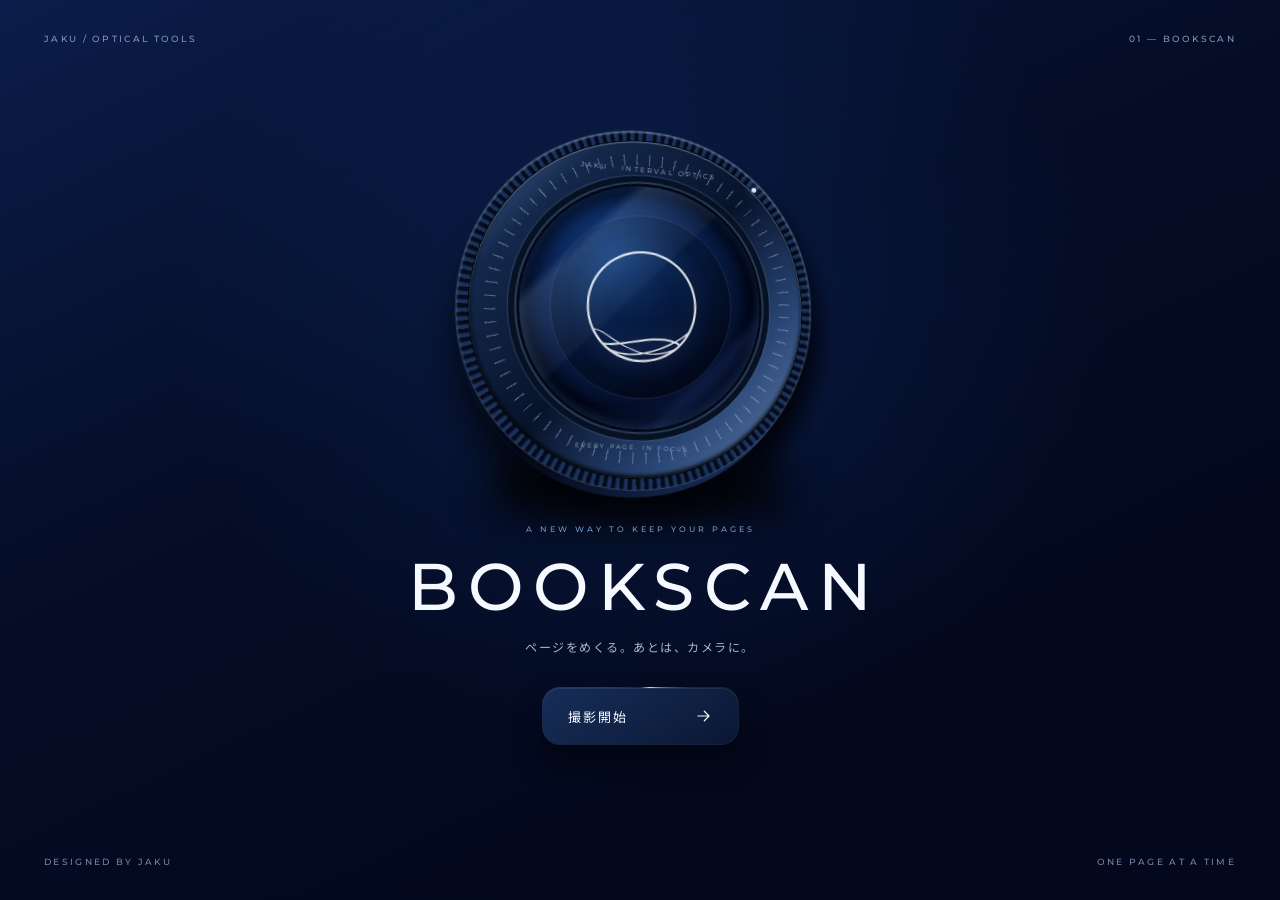
<file: index.html>
<!doctype html>
<html lang="ja"><head>
<meta charset="utf-8"><meta name="viewport" content="width=device-width, initial-scale=1, viewport-fit=cover"><meta name="theme-color" content="#03081c"><meta name="apple-mobile-web-app-capable" content="yes"><meta name="apple-mobile-web-app-status-bar-style" content="black-translucent"><meta name="description" content="BOOKSCAN — ページをめくる。あとは、カメラに。JAKUのインターバルカメラ。"><title>BOOKSCAN — JAKU</title>
<link rel="icon" href="./assets/jaku-logo-white.svg" type="image/svg+xml"><link rel="preconnect" href="https://fonts.googleapis.com"><link rel="preconnect" href="https://fonts.gstatic.com" crossorigin><link href="https://fonts.googleapis.com/css2?family=Montserrat:wght@400;500;600;700&family=Noto+Sans+JP:wght@400;500;600&display=swap" rel="stylesheet"><link rel="stylesheet" href="./styles.css"><script src="./vendor/gsap.min.js" defer></script><script type="module" src="./src/app.js?v=0.2.1"></script>
</head><body data-screen="cover">
<svg class="symbol-library" xmlns="http://www.w3.org/2000/svg" aria-hidden="true"><defs>
<symbol id="i-arrow" viewBox="0 0 24 24"><path d="M5 12h14m-6-6 6 6-6 6"/></symbol><symbol id="i-back" viewBox="0 0 24 24"><path d="m15 6-6 6 6 6"/></symbol><symbol id="i-menu" viewBox="0 0 24 24"><path d="M4 8h16M4 16h16"/></symbol><symbol id="i-close" viewBox="0 0 24 24"><path d="m6 6 12 12M6 18 18 6"/></symbol><symbol id="i-camera" viewBox="0 0 24 24"><path d="M8 5 6 8H3v12h18V8h-3l-2-3Z"/><circle cx="12" cy="13" r="3.5"/></symbol><symbol id="i-flip" viewBox="0 0 24 24"><path d="M20 9a8 8 0 0 0-14-3L3 9m0-5v5h5m-4 6a8 8 0 0 0 14 3l3-3m0 5v-5h-5"/></symbol><symbol id="i-grid" viewBox="0 0 24 24"><rect x="4" y="4" width="16" height="16" rx="1"/><path d="M9.3 4v16M14.7 4v16M4 9.3h16M4 14.7h16"/></symbol><symbol id="i-photo" viewBox="0 0 24 24"><rect x="3" y="3" width="18" height="18" rx="3"/><circle cx="8" cy="8" r="1.5"/><path d="m3 17 5-5 4 4 4-6 5 7"/></symbol><symbol id="i-down" viewBox="0 0 24 24"><path d="m6 9 6 6 6-6"/></symbol>
</defs></svg>
<main id="cover" class="cover">
<div class="cover-top"><span class="micro">JAKU / OPTICAL TOOLS</span><span class="micro">01 — BOOKSCAN</span></div>
<div class="cover-content">
<div id="lens-scene" class="lens-scene" aria-hidden="true"><div class="lens-shadow"></div><div id="lens-object" class="lens-object"><div class="lens-body"></div><div class="lens-knurl"></div><div class="lens-bezel"></div><div class="lens-ticks"></div><div class="lens-label lens-label-top">JAKU · INTERVAL OPTICS</div><div class="lens-label lens-label-bottom">EVERY PAGE. IN FOCUS.</div><div class="lens-glass"><div class="lens-caustic"></div><img src="./assets/jaku-logo-white.svg" alt="" class="lens-logo"><div class="lens-reflection"></div></div><span class="lens-dot"></span></div></div>
<div class="cover-copy"><p class="eyebrow">A NEW WAY TO KEEP YOUR PAGES</p><h1>BOOKSCAN</h1><p class="cover-description">ページをめくる。あとは、カメラに。</p></div>
<button id="enter-camera" class="shiny-cta" type="button"><span>撮影開始</span><svg><use href="#i-arrow"/></svg></button>
</div><div class="cover-bottom"><span class="micro">DESIGNED BY JAKU</span><span class="micro">ONE PAGE AT A TIME</span></div></main>
<main id="camera-screen" class="camera-screen" hidden aria-label="撮影画面">
<header class="camera-header"><button id="open-menu" class="icon-button" type="button" aria-label="メニューを開く"><svg><use href="#i-menu"/></svg></button><div class="camera-wordmark"><img src="./assets/jaku-logo-white.svg" alt="JAKU"><span>BOOKSCAN</span></div><button id="toggle-grid" class="icon-button" type="button" aria-label="グリッド表示" aria-pressed="true"><svg><use href="#i-grid"/></svg></button></header>
<section class="camera-stage" aria-label="カメラプレビュー"><div class="stage-meta"><span><i id="status-dot" class="dot"></i><span id="source-label">STANDBY</span></span><span id="frame-label">3:4 / PORTRAIT</span></div>
<div class="view-well"><div id="viewfinder" class="viewfinder"><video id="camera" autoplay playsinline muted hidden></video><canvas id="mock" width="1280" height="960" hidden></canvas><div id="empty-camera" class="empty-camera"><svg><use href="#i-camera"/></svg><h2>ページを、フレームの中へ。</h2><p id="camera-help">カメラの準備をしています</p><button id="camera-power" class="outline-button" type="button">カメラを開く</button><button id="try-mock" class="text-button" type="button">カメラを使わずに試す</button></div><div id="grid" class="grid-overlay" hidden aria-hidden="true"></div><span class="frame-corner tl"></span><span class="frame-corner tr"></span><span class="frame-corner bl"></span><span class="frame-corner br"></span><div id="countdown" class="countdown" hidden aria-hidden="true">5</div><div id="flash" class="flash" aria-hidden="true"></div><span id="mode-tag" class="mode-tag" hidden>MOCK</span></div></div>
<div class="stage-footer"><span id="dimensions">JPEG / AUTO CAPTURE</span><span>枠の内側が保存されます</span></div></section>
<section class="camera-dock" aria-label="撮影操作"><div class="dock-top"><span class="eyebrow">CAPTURE CONTROL</span><span id="shot-count" class="shot-count">00 <small>/ 10</small></span></div><div class="quick-settings" aria-label="撮影設定"><button type="button" data-sheet="interval" aria-label="撮影間隔を変更"><span>間隔</span><b id="interval-value">5秒</b><svg><use href="#i-down"/></svg></button><button type="button" data-sheet="orientation" aria-label="保存方向を変更"><span>保存方向</span><b id="orientation-value">縦 3:4</b><svg><use href="#i-down"/></svg></button><button type="button" data-sheet="delay" aria-label="開始待ち時間を変更"><span>開始待ち</span><b id="delay-value">5秒</b><svg><use href="#i-down"/></svg></button></div>
<div class="capture-row"><button id="open-gallery" class="thumbnail-button" type="button" aria-label="撮影した写真を開く"><svg><use href="#i-photo"/></svg><img id="latest-photo" alt="最新の写真" hidden><span id="thumbnail-count">0</span></button><div class="shutter-wrap"><button id="start" class="shutter" type="button" aria-label="連続撮影を開始" disabled><span class="shutter-core"></span></button><span id="start-label">連続撮影</span></div><button id="flip-camera" class="icon-button flip-button" type="button" aria-label="前面と背面カメラを切り替え"><svg><use href="#i-flip"/></svg></button></div><div class="dock-bottom"><button id="single" class="text-button" type="button" disabled>1枚だけ撮る</button><span id="session-status" role="status">準備中</span><button type="button" data-sheet="total" id="total-button" class="text-button" aria-label="撮影枚数を変更">10枚で停止</button></div><p id="wake-status" class="sr-only">画面の消灯防止：待機中</p></section></main>
<main id="gallery-screen" class="gallery-screen" hidden><header class="gallery-header"><button id="back-camera" class="icon-button" type="button" aria-label="撮影画面に戻る"><svg><use href="#i-back"/></svg></button><div><p class="eyebrow">YOUR COLLECTION</p><h1>撮影した写真 <span id="gallery-count">0</span></h1></div><img src="./assets/jaku-logo-white.svg" alt="JAKU"></header><div class="gallery-content"><p class="gallery-help">一枚ずつ、手元に残す。</p><div id="gallery-empty" class="gallery-empty"><svg><use href="#i-photo"/></svg><p>撮影した写真がここに並びます。</p></div><div id="gallery" class="gallery"></div><p id="storage-status" class="storage-status">保存領域を確認中…</p><p class="storage-note">写真はこのブラウザに保存されます。大切な写真は「保存」または「共有」から端末へ書き出してください。</p></div></main>
<div id="notice" class="notice" role="status" aria-live="polite" hidden></div>
<dialog id="settings-dialog" class="bottom-sheet" aria-labelledby="sheet-title"><div class="sheet-handle" aria-hidden="true"></div><div class="sheet-header"><div><p class="eyebrow">FINE TUNE</p><h2 id="sheet-title">撮影間隔</h2></div><button type="button" data-close-dialog class="icon-button" aria-label="設定を閉じる"><svg><use href="#i-close"/></svg></button></div><p id="sheet-description"></p><fieldset id="settings"><div id="sheet-options" class="segmented"></div></fieldset><p class="sheet-footnote">設定はこの端末に記憶されます</p></dialog>
<dialog id="menu-dialog" class="bottom-sheet menu-sheet" aria-labelledby="menu-title"><div class="sheet-handle" aria-hidden="true"></div><div class="sheet-header"><h2 id="menu-title">BOOKSCAN</h2><button type="button" data-close-dialog class="icon-button" aria-label="メニューを閉じる"><svg><use href="#i-close"/></svg></button></div><button id="go-home" type="button" class="menu-item">表紙に戻る<span>↗</span></button><button id="menu-gallery" type="button" class="menu-item">撮影した写真<span>↗</span></button><div class="menu-source"><span>撮影ソース</span><div class="segmented"><button type="button" data-mode="camera" aria-pressed="true">実カメラ</button><button type="button" data-mode="mock" aria-pressed="false">モック</button></div></div><p class="menu-note">音声なし。撮影中はこの画面を開いたままに。<br>画面を離れると撮影を停止します。</p><p class="credits"><a href="./credits.html" target="_blank" rel="noopener">Credits & licenses</a><span>JAKU / v0.2.1</span></p></dialog>
<dialog id="photo-dialog" class="photo-dialog" aria-labelledby="photo-title"><div class="sheet-header"><h2 id="photo-title">撮影した写真</h2><button id="close-photo" class="icon-button" type="button" aria-label="写真を閉じる"><svg><use href="#i-close"/></svg></button></div><img id="large-photo" alt="撮影した写真の拡大表示"><p id="photo-info"></p><div id="detail-actions" class="detail-actions"></div></dialog><noscript>BOOKSCANを使うにはJavaScriptを有効にしてください。</noscript>
</body></html>
</file>
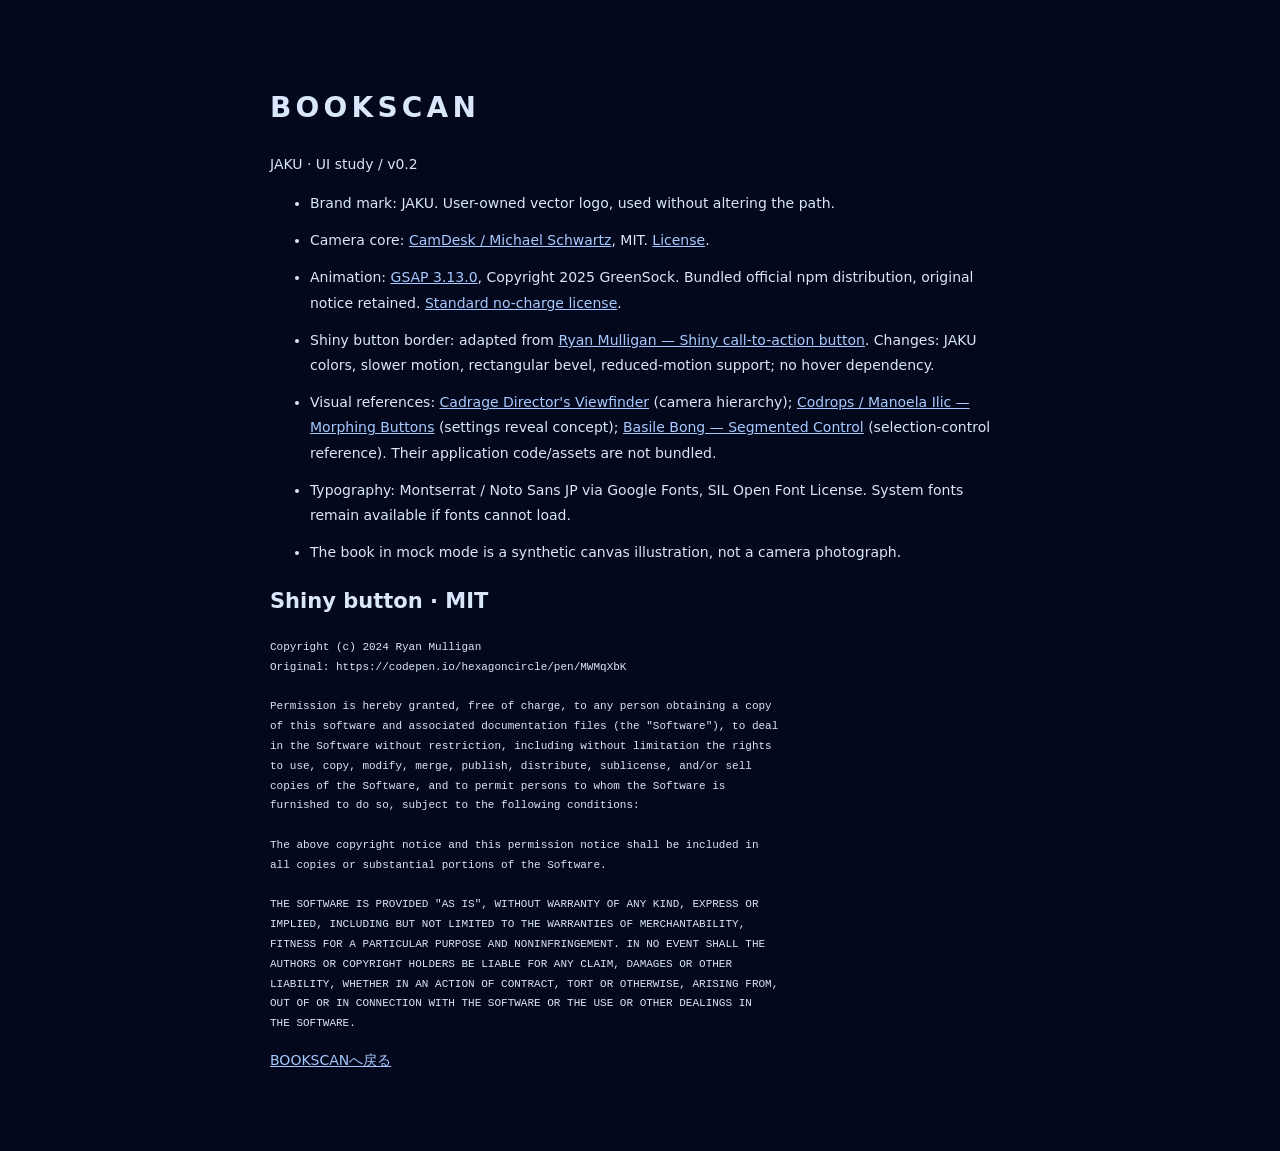
<file: credits.html>
<!doctype html><html lang="ja"><meta charset="utf-8"><meta name="viewport" content="width=device-width,initial-scale=1"><title>BOOKSCAN · Credits</title><style>body{background:#03081c;color:#d9e6fb;font:14px/1.8 system-ui;max-width:740px;margin:40px auto;padding:24px}a{color:#a7c9ff}h1{letter-spacing:.15em}pre{white-space:pre-wrap;font:11px/1.8 monospace}li{margin:12px 0}</style><h1>BOOKSCAN</h1><p>JAKU · UI study / v0.2</p><ul><li>Brand mark: JAKU. User-owned vector logo, used without altering the path.</li><li>Camera core: <a href="https://github.com/michaelsboost/CamDesk">CamDesk / Michael Schwartz</a>, MIT. <a href="./LICENSE.camdesk.txt">License</a>.</li><li>Animation: <a href="https://gsap.com">GSAP 3.13.0</a>, Copyright 2025 GreenSock. Bundled official npm distribution, original notice retained. <a href="https://gsap.com/standard-license/">Standard no-charge license</a>.</li><li>Shiny button border: adapted from <a href="https://codepen.io/hexagoncircle/pen/MWMqXbK">Ryan Mulligan — Shiny call-to-action button</a>. Changes: JAKU colors, slower motion, rectangular bevel, reduced-motion support; no hover dependency.</li><li>Visual references: <a href="https://www.cadrage.app/">Cadrage Director's Viewfinder</a> (camera hierarchy); <a href="https://tympanus.net/codrops/2014/05/12/morphing-buttons-concept/">Codrops / Manoela Ilic — Morphing Buttons</a> (settings reveal concept); <a href="https://codepen.io/basilebong/pen/WBrOjY">Basile Bong — Segmented Control</a> (selection-control reference). Their application code/assets are not bundled.</li><li>Typography: Montserrat / Noto Sans JP via Google Fonts, SIL Open Font License. System fonts remain available if fonts cannot load.</li><li>The book in mock mode is a synthetic canvas illustration, not a camera photograph.</li></ul><h2>Shiny button · MIT</h2><pre>Copyright (c) 2024 Ryan Mulligan
Original: https://codepen.io/hexagoncircle/pen/MWMqXbK

Permission is hereby granted, free of charge, to any person obtaining a copy
of this software and associated documentation files (the "Software"), to deal
in the Software without restriction, including without limitation the rights
to use, copy, modify, merge, publish, distribute, sublicense, and/or sell
copies of the Software, and to permit persons to whom the Software is
furnished to do so, subject to the following conditions:

The above copyright notice and this permission notice shall be included in
all copies or substantial portions of the Software.

THE SOFTWARE IS PROVIDED "AS IS", WITHOUT WARRANTY OF ANY KIND, EXPRESS OR
IMPLIED, INCLUDING BUT NOT LIMITED TO THE WARRANTIES OF MERCHANTABILITY,
FITNESS FOR A PARTICULAR PURPOSE AND NONINFRINGEMENT. IN NO EVENT SHALL THE
AUTHORS OR COPYRIGHT HOLDERS BE LIABLE FOR ANY CLAIM, DAMAGES OR OTHER
LIABILITY, WHETHER IN AN ACTION OF CONTRACT, TORT OR OTHERWISE, ARISING FROM,
OUT OF OR IN CONNECTION WITH THE SOFTWARE OR THE USE OR OTHER DEALINGS IN
THE SOFTWARE.</pre><p><a href="./">BOOKSCANへ戻る</a></p></html>
</file>
<file: styles.css>
/* Shiny border adapted from Ryan Mulligan, codepen.io/hexagoncircle/pen/MWMqXbK.
   MIT license and changes: credits.html. BOOKSCAN / JAKU app study. */
@property --shine-angle{syntax:'<angle>';initial-value:0deg;inherits:false}
:root{color-scheme:dark;--ink:#03081c;--navy:#0b1d4a;--blue:#1f5fd6;--sky:#bfe0ff;--text:#f6f9ff;--muted:#93a6c9;--line:#b9d3ff23;--font:'Montserrat','Noto Sans JP',sans-serif}
*{box-sizing:border-box}html,body{margin:0;min-height:100%;background:var(--ink);color:var(--text);font-family:var(--font);-webkit-font-smoothing:antialiased}body{overflow:hidden}button,a{-webkit-tap-highlight-color:transparent}button{font:inherit;color:inherit;cursor:pointer;touch-action:manipulation;border:0}button:disabled{opacity:.36;cursor:not-allowed}button:focus-visible,a:focus-visible{outline:2px solid #bfe0ff;outline-offset:5px}svg{width:24px;height:24px;fill:none;stroke:currentColor;stroke-width:1.5;stroke-linecap:round;stroke-linejoin:round;flex-shrink:0}a{color:inherit}[hidden]{display:none!important}.symbol-library{position:absolute;width:0;height:0;overflow:hidden}.sr-only{position:absolute;width:1px;height:1px;padding:0;overflow:hidden;clip:rect(0,0,0,0);white-space:nowrap}.micro,.eyebrow{font-size:9px;font-weight:500;letter-spacing:2.3px;line-height:1.5}.eyebrow{margin:0;color:var(--muted)}
.cover{height:100svh;height:100dvh;min-height:480px;position:relative;isolation:isolate;display:flex;flex-direction:column;padding:calc(27px + env(safe-area-inset-top)) max(28px,env(safe-area-inset-right)) calc(25px + env(safe-area-inset-bottom)) max(28px,env(safe-area-inset-left));overflow:hidden;background:radial-gradient(ellipse at 50% 35%,#103d8c45,transparent 52%),linear-gradient(155deg,#0b1d4a 0%,#050d27 40%,#03081c 78%)}.cover::before{content:'';position:absolute;inset:0;background:linear-gradient(90deg,transparent 49.9%,#d1e4ff05 50%,transparent 50.1%),linear-gradient(0deg,transparent 49.9%,#d1e4ff05 50%,transparent 50.1%);background-size:90px 90px;mask-image:radial-gradient(ellipse,#000,transparent 70%);z-index:-1}.cover-top,.cover-bottom{display:flex;align-items:center;justify-content:space-between;gap:20px;color:#8296bb}.cover-top{flex-shrink:0}.cover-bottom{margin-top:auto;color:#7285a9}.cover-content{flex:1;display:flex;flex-direction:column;align-items:center;justify-content:center;min-height:0;padding-bottom:32px}.cover-copy{text-align:center;position:relative}.cover-copy .eyebrow{font-size:8px;letter-spacing:3px;color:#7896c2}.cover h1{font-size:clamp(36px,6vw,66px);font-weight:500;letter-spacing:.15em;margin:16px 0 15px;padding-left:.15em;line-height:1.1}.cover-description{font-size:12px;color:#a8b7d0;font-weight:400;letter-spacing:1.5px;margin:0 0 32px}
.lens-scene{width:330px;height:330px;flex-shrink:0;perspective:850px;position:relative;margin-bottom:20px}.lens-object{width:100%;height:100%;position:absolute;transform:rotateX(13deg) rotateY(-15deg) rotateZ(-9deg);transform-style:preserve-3d}.lens-object>div{position:absolute;border-radius:50%}.lens-shadow{position:absolute;width:80%;height:15%;background:#000;filter:blur(22px);bottom:0;left:10%;opacity:.85;transform:translateY(20px)}.lens-body{inset:9px 0 -9px;background:linear-gradient(120deg,#0c1e43,#030614 45%,#1c3a6d);box-shadow:0 26px 38px #0009,14px 6px 22px #030615,1px 1px 1px #a1c1ff49;transform:translateZ(-16px)}.lens-knurl{inset:0;background:repeating-conic-gradient(from 0deg,#19315b 0deg 1deg,#050b1b 1.6deg 2.7deg);box-shadow:inset 0 1px 2px #d8e9ff91,0 0 0 1px #7191bf50;transform:translateZ(0)}.lens-bezel{inset:12px;background:linear-gradient(130deg,#5373a5 0%,#14284b 20%,#08132b 50%,#294675 75%,#6b86b5 100%);box-shadow:inset 0 1px 1px #cadfff7d,0 0 0 1px #000,inset 0 -2px 4px #000;transform:translateZ(5px)}.lens-ticks{inset:23px;background:repeating-conic-gradient(#9eb9e270 0deg .4deg,transparent .5deg 5deg);mask:radial-gradient(circle,transparent 64%,black 64.5% 69%,transparent 69.5%);transform:translateZ(8px)}.lens-label{font:7px var(--font);letter-spacing:2.2px;color:#9eafd0;text-align:center;width:100%;z-index:1;border-radius:0!important;transform:translateZ(10px)}.lens-label-top{top:38px}.lens-label-bottom{bottom:38px;font-size:6px;letter-spacing:2px}.lens-glass{inset:55px;overflow:hidden;background:radial-gradient(circle at 37% 30%,#123c79 0%,#071c43 30%,#020718 65%,#1b2f65 90%);box-shadow:0 0 0 3px #020817,0 0 0 5px #7b99c64f,0 0 0 11px #071124,0 0 0 12px #5e7fa555,inset 0 0 18px #000,inset 0 -1px 9px #5397ff78;transform:translateZ(12px)}.lens-logo{position:absolute;width:46%;height:46%;left:27%;top:27%;opacity:.85;filter:drop-shadow(0 0 12px #6b9aff77)}.lens-reflection{position:absolute;inset:-25%;background:linear-gradient(133deg,transparent 28%,#b9d7ff25 30%,#d4e5ff0c 43%,transparent 44%,transparent 63%,#678dff14 65%,transparent 68%);transform:translateX(-10px)}.lens-caustic{position:absolute;inset:12%;border-radius:50%;border:1px solid #4564aa4d;box-shadow:0 0 0 14px #1f5fd609,0 0 30px #305ed52b}.lens-dot{position:absolute;right:19%;top:14%;width:5px;height:5px;border-radius:50%;background:#dbeaff;box-shadow:0 0 9px #70aaff;transform:translateZ(12px)}
.shiny-cta{--shine-angle:0deg;position:relative;isolation:isolate;display:flex;align-items:center;justify-content:space-between;gap:66px;min-height:58px;padding:0 25px;border:1px solid transparent;border-radius:18px;background:linear-gradient(145deg,#172e58,#0a1734) padding-box,conic-gradient(from var(--shine-angle),#7799d72b,#bfe0ff 5%,#377cff 10%,#7799d72b 17% 70%,#3c70c780 85%,#7799d72b) border-box;box-shadow:inset 0 1px 0 #e4edff12,0 5px 0 #010615,0 16px 30px #0007;animation:shine 7s linear infinite;font-size:13px;letter-spacing:2px;transition:box-shadow .2s,translate .2s}.shiny-cta svg{width:19px}.shiny-cta:active{translate:0 3px;box-shadow:inset 0 1px 0 #e4edff12,0 2px 0 #010615,0 7px 14px #0005}@keyframes shine{to{--shine-angle:360deg}}
.camera-screen{height:100svh;height:100dvh;padding-top:env(safe-area-inset-top);display:grid;grid-template-rows:60px minmax(0,1fr) auto;background:radial-gradient(ellipse at 80% 100%,#0b1d4a 0,transparent 60%),#03081c;max-width:1400px;margin:auto;overflow:hidden}.camera-header{display:flex;justify-content:space-between;align-items:center;padding:0 max(16px,env(safe-area-inset-right)) 0 max(16px,env(safe-area-inset-left))}.icon-button{width:44px;height:44px;display:inline-flex;align-items:center;justify-content:center;border-radius:50%;background:transparent;color:#b9c9e5}.icon-button:active{background:#c4dbff14}.camera-wordmark{display:flex;align-items:center;gap:10px;font-size:14px;font-weight:600;letter-spacing:2.5px}.camera-wordmark img{width:24px;height:24px}.camera-stage{display:grid;grid-template-rows:27px minmax(0,1fr) 28px;min-height:0;padding:0 max(16px,env(safe-area-inset-right)) 0 max(16px,env(safe-area-inset-left))}.stage-meta,.stage-footer{display:flex;align-items:center;justify-content:space-between;gap:12px;font-size:8px;letter-spacing:1.2px;color:#91a4c4}.stage-meta>span:first-child{display:flex;align-items:center;gap:6px}.stage-footer{font-size:8px;letter-spacing:.6px;color:#8092b2}.dot{width:4px;height:4px;border-radius:50%;display:inline-block;background:#6c7c98}.dot.live{background:#82b8ff;box-shadow:0 0 7px #4f93ff}.view-well{min-height:0;position:relative;display:flex;align-items:center;justify-content:center;container-type:size;background:#020611;border-radius:8px;overflow:hidden;box-shadow:0 0 0 1px #9cc3ff15,inset 0 0 30px #0009}.viewfinder{width:100%;max-height:100%;aspect-ratio:3/4;position:relative;overflow:hidden;background:radial-gradient(ellipse at 50% 30%,#102749,#06112a 70%)}.viewfinder.landscape{aspect-ratio:4/3}@supports(width:1cqw){.viewfinder{width:min(100cqw,75cqh)}.viewfinder.landscape{width:min(100cqw,133.333cqh)}}.viewfinder video,.viewfinder canvas{display:block;width:100%;height:100%;position:absolute;inset:0;object-fit:cover}.empty-camera{position:absolute;inset:0;display:flex;flex-direction:column;justify-content:center;align-items:center;text-align:center;padding:14px}.empty-camera>svg{width:36px;height:36px;color:#8cace0;margin-bottom:14px;stroke-width:1}.empty-camera h2{font-size:13px;letter-spacing:.5px;font-weight:400;margin:0 0 10px}.empty-camera p{font-size:10px;line-height:1.7;color:#9fb2d4;margin:0 0 15px}.outline-button{min-height:44px;padding:8px 18px;border:1px solid #7099db66;background:#244d8829;border-radius:10px;font-size:11px}.text-button{background:transparent;color:#acc3e7;font-size:10px;min-height:44px;padding:8px}.grid-overlay{position:absolute;inset:0;background:linear-gradient(90deg,transparent 33.2%,#fff3 33.3%,transparent 33.5%,transparent 66.5%,#fff3 66.6%,transparent 66.8%),linear-gradient(0deg,transparent 33.2%,#fff3 33.3%,transparent 33.5%,transparent 66.5%,#fff3 66.6%,transparent 66.8%);pointer-events:none}.frame-corner{position:absolute;width:17px;height:17px;border-color:#d7e6ffb5;border-style:solid;border-width:0;pointer-events:none}.tl{top:8px;left:8px;border-top-width:1px;border-left-width:1px}.tr{top:8px;right:8px;border-top-width:1px;border-right-width:1px}.bl{bottom:8px;left:8px;border-bottom-width:1px;border-left-width:1px}.br{bottom:8px;right:8px;border-bottom-width:1px;border-right-width:1px}.mode-tag{position:absolute;top:16px;left:50%;transform:translateX(-50%);border:1px solid #fff4;background:#03081caa;border-radius:4px;padding:3px 6px;font-size:8px;letter-spacing:2px}.countdown{position:absolute;inset:0;display:flex;justify-content:center;align-items:center;font-size:64px;font-weight:400;text-shadow:0 2px 24px #0009;pointer-events:none}.flash{position:absolute;inset:0;background:#c9e2ff;opacity:0;pointer-events:none}.flash.fire{animation:expose .28s ease-out}@keyframes expose{0%{opacity:.45}100%{opacity:0}}
.camera-dock{padding:8px max(22px,env(safe-area-inset-right)) calc(6px + env(safe-area-inset-bottom)) max(22px,env(safe-area-inset-left));background:linear-gradient(#0a183122,#09152e88);border-top:1px solid #a1bfee0e;position:relative}.dock-top{display:none}.quick-settings{display:grid;grid-template-columns:1fr 1fr 1fr;gap:8px}.quick-settings>button{display:grid;grid-template-columns:1fr auto;grid-template-rows:auto auto;gap:2px 4px;min-height:53px;border-radius:12px;padding:9px 12px;text-align:left;border:1px solid #9db6e425;background:linear-gradient(150deg,#172d50,#0b1730);box-shadow:inset 0 1px 0 #e1edff0d,0 3px 5px #0002}.quick-settings>button>span{font-size:8px;color:#8ea6ca;grid-column:1}.quick-settings b{font-size:12px;font-weight:500;white-space:nowrap;grid-column:1}.quick-settings svg{width:13px;height:13px;grid-column:2;grid-row:1/3;align-self:center;color:#809bc4}.capture-row{display:grid;grid-template-columns:1fr 100px 1fr;align-items:center;justify-items:center;padding:17px 14px 0}.thumbnail-button{width:45px;height:51px;position:relative;border-radius:9px;border:1px solid #8eabd15e;background:linear-gradient(135deg,#173258,#08162c);box-shadow:0 3px 7px #0005;display:flex;justify-content:center;align-items:center;overflow:hidden}.thumbnail-button>svg{width:21px;color:#b6c9e6}.thumbnail-button>img{position:absolute;inset:0;width:100%;height:100%;object-fit:cover}.thumbnail-button>span{position:absolute;right:0;bottom:0;font-size:8px;padding:2px 5px;background:#050b1bce;border-radius:5px 0 0 0}.shutter-wrap{display:flex;flex-direction:column;align-items:center;gap:8px}.shutter{height:72px;width:72px;border-radius:50%;position:relative;display:grid;place-items:center;background:linear-gradient(145deg,#6483b1,#0b1930 35%,#172f52 70%,#90a8ca);box-shadow:0 4px 0 #020917,0 8px 14px #0007,inset 0 1px 1px #d8e9ff;transition:transform .15s}.shutter::before{content:'';position:absolute;inset:3px;border:1px solid #94bcfb77;border-radius:50%;background:#071630}.shutter-core{width:56px;height:56px;position:relative;border-radius:50%;background:linear-gradient(145deg,#f7fbff,#b8d0f4 55%,#759bd4);box-shadow:inset 0 1px 2px #fff,0 2px 3px #0009;transition:border-radius .25s,scale .25s,background .25s}.shutter:active{transform:translateY(3px)}.shutter.stop .shutter-core{border-radius:8px;scale:.58;background:#7bb2ff}.shutter.stop{box-shadow:0 0 0 1px #6ca6ff,0 0 22px #1f5fd660,0 7px 14px #0007}.shutter-wrap>span{font-size:9px;color:#bbcee9;letter-spacing:1px}.flip-button{width:45px;height:45px;background:#c8dcff09;border:1px solid #9cb9e724;box-shadow:inset 0 1px 0 #e1edff0a,0 2px 6px #0003}.dock-bottom{display:flex;align-items:center;justify-content:space-between;gap:4px}.dock-bottom .text-button{font-size:9px;white-space:nowrap;padding:8px 0}.dock-bottom #session-status{font-size:9px;text-align:center;line-height:1.5;color:#849cbe;max-width:50%}
.notice{position:fixed;z-index:20;top:calc(68px + env(safe-area-inset-top));left:50%;transform:translateX(-50%);width:max-content;max-width:min(520px,calc(100vw - 32px));background:#102345f2;border:1px solid #577caf77;box-shadow:0 12px 30px #0006;backdrop-filter:blur(16px);border-radius:12px;padding:13px 16px;font-size:11px;line-height:1.8;pointer-events:none}.notice.error{background:#352710f5;border-color:#a98348;color:#fff0d5;pointer-events:auto}.gallery-screen{height:100svh;height:100dvh;overflow:auto;background:linear-gradient(150deg,#0b1d4a66,#03081c 60%);padding:env(safe-area-inset-top) max(20px,env(safe-area-inset-right)) calc(24px + env(safe-area-inset-bottom)) max(20px,env(safe-area-inset-left))}.gallery-header{display:flex;align-items:center;gap:12px;padding:26px 0 20px;border-bottom:1px solid var(--line);max-width:1000px;margin:auto}.gallery-header>img{width:30px;height:30px;margin-left:auto}.gallery-header h1{font-size:18px;font-weight:500;margin:7px 0 0}.gallery-header h1 span{color:#8aaae0;font-size:12px;margin-left:6px}.gallery-header .eyebrow{font-size:8px}.gallery-content{max-width:1000px;margin:auto}.gallery-help{font-size:12px;color:var(--muted);margin:24px 0}.gallery{display:grid;grid-template-columns:repeat(auto-fill,minmax(150px,1fr));gap:12px}.photo-card{background:linear-gradient(145deg,#142747,#09152e);border:1px solid var(--line);border-radius:14px;overflow:hidden}.photo-open{padding:0;position:relative;width:100%;aspect-ratio:3/4;background:#010510;display:block}.photo-open img{width:100%;height:100%;object-fit:contain}.photo-badge{position:absolute;top:8px;left:8px;padding:3px 5px;background:#03081cbf;border-radius:4px;font-size:7px;letter-spacing:1px}.photo-body{padding:10px}.photo-meta{display:flex;justify-content:space-between;gap:4px;font-size:8px;color:var(--muted);margin-bottom:12px}.photo-actions{display:flex;flex-wrap:wrap;gap:6px}.photo-actions button,.detail-actions button{min-height:40px;padding:8px 12px;border:1px solid #6489c244;background:#1f5fd622;border-radius:7px;font-size:10px;flex:1;white-space:nowrap}.photo-actions .delete{background:transparent;color:#c7b595;flex:0}.photo-actions .share{flex-basis:100%}.gallery-empty{display:grid;justify-items:center;gap:20px;padding:70px 0;color:#91a8ca;font-size:12px}.gallery-empty svg{width:40px;height:40px;stroke-width:1}.storage-status,.storage-note{font-size:10px;color:#889dbe;line-height:1.8}.storage-status{margin-top:28px}
 dialog{color:var(--text);font-family:var(--font)}dialog::backdrop{background:#010614a6;backdrop-filter:blur(7px)}.bottom-sheet{position:fixed;inset:auto 0 0;margin:0 auto;width:min(100%,520px);max-width:100%;max-height:85dvh;padding:10px 24px calc(24px + env(safe-area-inset-bottom));border:1px solid #91b7f044;border-bottom:0;border-radius:26px 26px 0 0;background:linear-gradient(145deg,#1b3154f9,#09152ffb 65%);box-shadow:inset 0 1px 0 #e9f3ff1c,0 -20px 100px #0005;overflow:auto}.sheet-handle{height:3px;width:32px;border-radius:3px;background:#a0b5d65c;margin:0 auto 12px}.sheet-header{display:flex;align-items:center;justify-content:space-between;gap:16px}.sheet-header h2{font-size:20px;font-weight:500;letter-spacing:.4px;margin:6px 0}.sheet-header .eyebrow{font-size:8px}.sheet-header .icon-button{background:#bcd5ff0a}.bottom-sheet>p{font-size:12px;color:#a3b7d8;line-height:1.8}.bottom-sheet fieldset{border:0;padding:0;margin:24px 0}.segmented{display:flex;position:relative;gap:4px;padding:5px;border-radius:13px;background:#02091e99;box-shadow:inset 0 1px 5px #0005;border:1px solid #9cbcec19}.segmented button{flex:1;position:relative;z-index:1;min-height:48px;padding:9px 6px;border-radius:9px;background:transparent;font-size:13px;white-space:nowrap;transition:background .2s,box-shadow .2s}.segmented button[aria-pressed=true]{background:linear-gradient(150deg,#456da8,#1b3e74);box-shadow:inset 0 1px 0 #c5dfff4a,0 3px 6px #0006}.sheet-footnote{font-size:10px!important;text-align:center;color:#8098bd!important;margin-top:23px}.menu-item{min-height:58px;border-bottom:1px solid var(--line);background:transparent;width:100%;display:flex;align-items:center;justify-content:space-between;padding:0 3px;font-size:13px}.menu-item>span{color:#a0bde5}.menu-source{display:flex;align-items:center;gap:20px;justify-content:space-between;margin:24px 0}.menu-source>span{font-size:11px;color:var(--muted)}.menu-source .segmented{flex:1;max-width:245px}.menu-source .segmented button{font-size:11px;min-height:40px}.menu-note{font-size:10px!important}.credits{display:flex;justify-content:space-between;gap:10px;font-size:9px!important;border-top:1px solid var(--line);padding-top:16px;margin-top:24px}.credits a{text-decoration:none}.photo-dialog{border:1px solid var(--line);border-radius:20px;background:#0b1932;width:min(680px,calc(100% - 24px));max-height:94dvh;padding:16px}.photo-dialog .sheet-header h2{font-size:15px}#large-photo{display:block;margin:16px auto;max-width:100%;max-height:62dvh;object-fit:contain}#photo-info{font-size:10px;color:var(--muted);line-height:1.7}.detail-actions{display:flex;gap:8px}
@media(min-width:900px) and (min-height:600px){.cover{padding:32px 44px}.lens-scene{width:360px;height:360px;margin-bottom:28px}.lens-glass{inset:60px}.cover-content{padding-bottom:20px}.camera-screen{grid-template-columns:minmax(0,1fr) 290px;grid-template-rows:72px minmax(0,1fr) 32px;padding:24px}.camera-header{grid-column:1/-1;padding:0 0 16px}.camera-stage{padding:0 26px 0 0;grid-row:2;grid-template-rows:32px minmax(0,1fr) 32px}.camera-dock{grid-column:2;grid-row:2;align-self:center;border:1px solid var(--line);border-radius:24px;padding:25px 20px;background:linear-gradient(145deg,#172d50aa,#071229);box-shadow:0 20px 60px #0005}.dock-top{display:flex;align-items:center;justify-content:space-between;margin-bottom:28px}.dock-top .eyebrow{font-size:8px;letter-spacing:1.3px}.shot-count{font-size:20px}.shot-count small{font-size:10px;color:var(--muted)}.quick-settings{grid-template-columns:1fr;gap:10px}.quick-settings>button{grid-template-columns:1fr auto auto;grid-template-rows:auto;align-items:center;min-height:57px;padding:12px 15px}.quick-settings>button>span{font-size:10px}.quick-settings b{grid-column:2}.quick-settings svg{grid-column:3;grid-row:1;margin-left:10px}.capture-row{padding:32px 0 20px;grid-template-columns:1fr 100px 1fr}.dock-bottom{flex-wrap:wrap}.dock-bottom #session-status{order:3;width:100%;max-width:100%;margin-top:12px}.stage-meta,.stage-footer{font-size:10px}}
@media(orientation:landscape) and (max-height:599px){.cover{min-height:0;padding:18px max(28px,env(safe-area-inset-right)) 15px max(28px,env(safe-area-inset-left))}.cover-content{display:grid;grid-template-columns:260px minmax(0,1fr);grid-template-rows:1fr auto 1fr;column-gap:30px;align-content:center;width:min(700px,100%);margin:auto;padding:0}.lens-scene{width:230px;height:230px;grid-column:1;grid-row:1/4;margin:0 auto}.lens-glass{inset:39px}.lens-label-top{top:28px}.lens-label-bottom{bottom:28px}.lens-label{font-size:5px}.lens-bezel{inset:9px}.lens-ticks{inset:16px}.cover-copy{grid-column:2;grid-row:1/3;align-self:end;padding-bottom:16px}.cover h1{font-size:34px}.cover-description{margin-bottom:8px;font-size:10px}.cover-copy .eyebrow{font-size:6px;letter-spacing:2px}.shiny-cta{grid-column:2;grid-row:3;align-self:start;justify-self:center;min-height:49px;gap:50px}.cover-top .micro,.cover-bottom .micro{font-size:7px}.camera-screen{grid-template-columns:minmax(0,1fr) 195px;grid-template-rows:44px minmax(0,1fr);padding:env(safe-area-inset-top) max(14px,env(safe-area-inset-right)) max(8px,env(safe-area-inset-bottom)) max(14px,env(safe-area-inset-left))}.camera-header{grid-column:1/-1;padding:0}.camera-wordmark{font-size:11px}.camera-wordmark img{width:20px;height:20px}.camera-stage{grid-row:2;padding:0 14px 0 0;grid-template-rows:22px minmax(0,1fr) 22px}.camera-dock{grid-column:2;grid-row:2;padding:6px 8px 0;border:1px solid var(--line);border-radius:16px;display:flex;flex-direction:column;justify-content:center}.quick-settings{gap:5px}.quick-settings>button{padding:7px 5px;min-height:49px}.quick-settings>button>span{font-size:7px}.quick-settings b{font-size:9px}.quick-settings svg{display:none}.capture-row{padding:14px 0 0;grid-template-columns:1fr 78px 1fr}.thumbnail-button{width:44px;height:44px}.flip-button{width:44px;height:44px}.flip-button svg{width:19px}.shutter{width:64px;height:64px}.shutter-core{width:49px;height:49px}.dock-bottom{flex-wrap:wrap;justify-content:space-around}.dock-bottom #session-status{order:3;max-width:100%;width:100%;font-size:8px;padding-bottom:8px}.dock-bottom .text-button{min-height:44px;font-size:8px}.bottom-sheet{max-height:92dvh;padding-bottom:16px}.bottom-sheet fieldset{margin:14px 0}.sheet-footnote{margin:12px 0}.empty-camera>svg{width:25px;height:25px;margin-bottom:8px}.empty-camera h2{font-size:11px}.empty-camera p{font-size:9px;margin-bottom:8px}.empty-camera .text-button{min-height:44px}}
@media(max-height:720px) and (orientation:portrait){.cover{padding-top:24px;padding-bottom:20px}.lens-scene{width:250px;height:250px;margin-bottom:16px}.lens-glass{inset:43px}.lens-label-top{top:30px}.lens-label-bottom{bottom:30px}.lens-label{font-size:5px}.cover h1{font-size:34px;margin:13px 0}.cover-description{font-size:10px;margin-bottom:25px}.cover-content{padding-bottom:12px}.camera-screen{grid-template-rows:48px minmax(0,1fr) auto}.capture-row{padding-top:12px}.camera-dock{padding-top:7px}.shutter{width:62px;height:62px}.shutter-core{width:47px;height:47px}.shutter-wrap{gap:5px}.quick-settings>button{min-height:49px}.dock-bottom .text-button{min-height:44px}.stage-footer{font-size:7px}.empty-camera h2{font-size:11px}.empty-camera>svg{width:28px;margin-bottom:8px}.empty-camera p{font-size:9px;margin-bottom:8px}}
@media(max-width:359px){.cover h1{font-size:30px}.cover-top .micro,.cover-bottom .micro{font-size:7px;letter-spacing:1.3px}.camera-dock{padding-left:15px;padding-right:15px}.quick-settings>button{padding-left:8px;padding-right:8px}.dock-bottom #session-status{font-size:8px}.gallery{grid-template-columns:repeat(2,minmax(0,1fr))}}
@media(prefers-reduced-motion:reduce){*,*::before,*::after{animation:none!important;transition:none!important;scroll-behavior:auto!important}}
/* Keep programmatic screen focus quiet; keyboard focus remains visible on controls. */
main:focus{outline:none}.quick-settings>button>span{font-size:10px}.quick-settings b{font-size:13px}.dock-bottom .text-button{font-size:10px}.stage-meta,.stage-footer{font-size:9px}
@media(orientation:landscape) and (max-height:599px){.quick-settings>button>span{font-size:8px}.quick-settings b{font-size:10px}.dock-bottom .text-button{font-size:9px}.stage-meta,.stage-footer{font-size:8px}}
</file>
